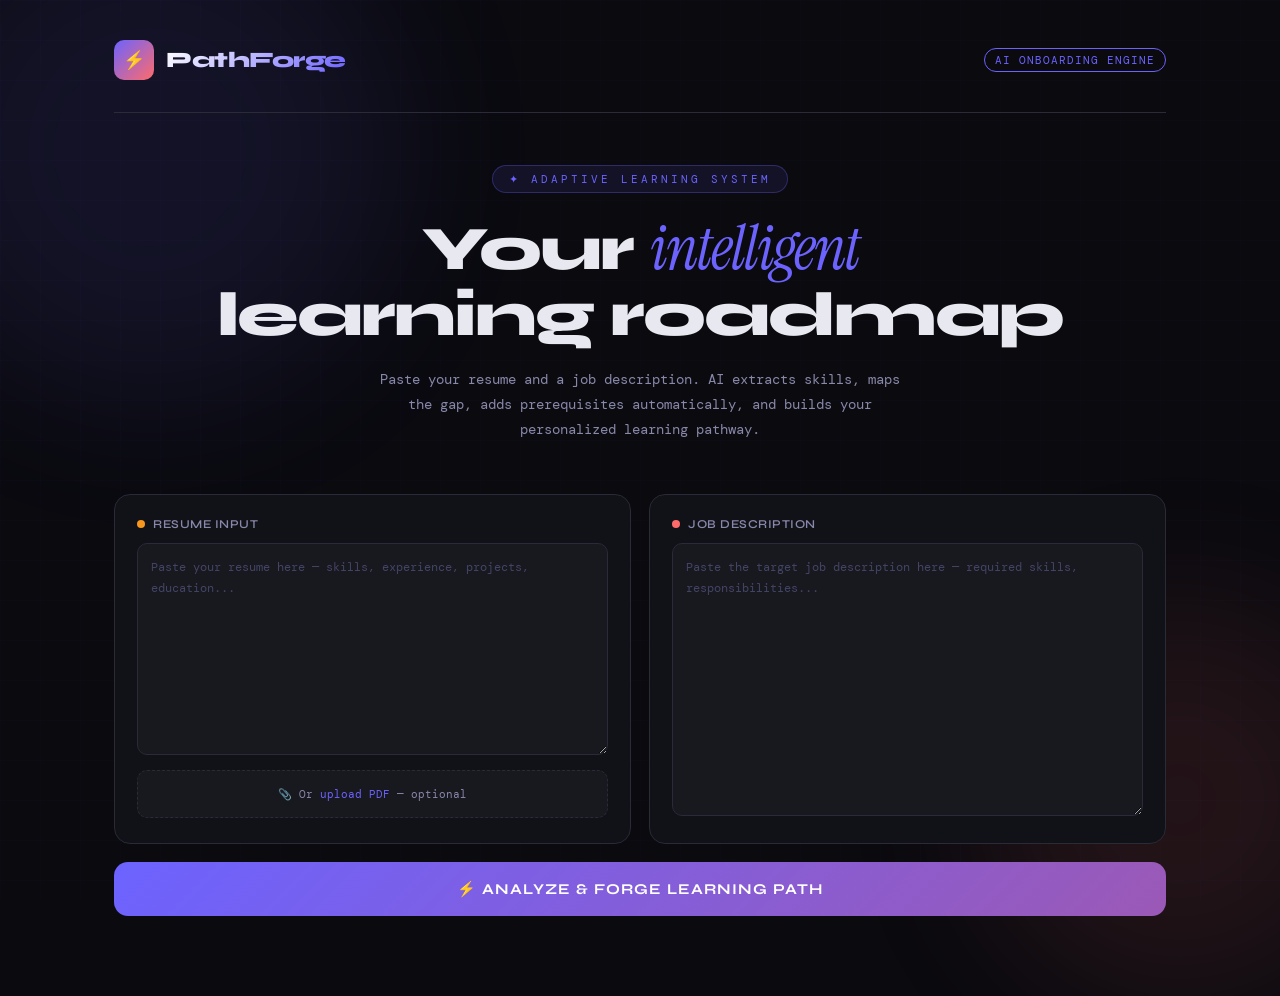
<file: templates/index.html>
<!DOCTYPE html>
<html lang="en">
<head>
<meta charset="UTF-8">
<meta name="viewport" content="width=device-width, initial-scale=1.0">
<title>PathForge — AI Adaptive Learning Engine</title>
<link href="https://fonts.googleapis.com/css2?family=Syne:wght@400;500;600;700;800&family=DM+Mono:ital,wght@0,400;0,500;1,400&family=Instrument+Serif:ital@0;1&display=swap" rel="stylesheet">
<style>
:root {
  --bg:#0a0a0f; --surface:#111118; --surface2:#18181f;
  --border:#2a2a38; --accent:#6c63ff; --accent2:#ff6b6b;
  --accent3:#43e97b; --accent4:#f7971e;
  --text:#e8e8f0; --text2:#8888aa; --text3:#444466;
}
*{margin:0;padding:0;box-sizing:border-box;}
body{background:var(--bg);color:var(--text);font-family:'DM Mono',monospace;min-height:100vh;overflow-x:hidden;}
body::before{content:'';position:fixed;inset:0;background-image:linear-gradient(rgba(108,99,255,.025) 1px,transparent 1px),linear-gradient(90deg,rgba(108,99,255,.025) 1px,transparent 1px);background-size:40px 40px;z-index:0;pointer-events:none;}
.orb{position:fixed;border-radius:50%;filter:blur(80px);opacity:.1;pointer-events:none;z-index:0;animation:floatOrb 20s ease-in-out infinite;}
.orb1{width:500px;height:500px;background:var(--accent);top:-100px;left:-100px;}
.orb2{width:400px;height:400px;background:var(--accent2);bottom:-100px;right:-100px;animation-delay:-7s;}
@keyframes floatOrb{0%,100%{transform:translate(0,0);}50%{transform:translate(20px,-20px);}}
.wrap{position:relative;z-index:1;max-width:1100px;margin:0 auto;padding:0 24px 80px;}
header{padding:40px 0 32px;display:flex;align-items:center;justify-content:space-between;border-bottom:1px solid var(--border);margin-bottom:52px;}
.logo{display:flex;align-items:center;gap:12px;}
.logo-icon{width:40px;height:40px;background:linear-gradient(135deg,var(--accent),var(--accent2));border-radius:10px;display:flex;align-items:center;justify-content:center;font-size:18px;}
.logo-text{font-family:'Syne',sans-serif;font-weight:800;font-size:22px;letter-spacing:-.5px;background:linear-gradient(135deg,#fff 0%,var(--accent) 100%);-webkit-background-clip:text;-webkit-text-fill-color:transparent;}
.badge{font-size:11px;padding:4px 10px;border-radius:20px;border:1px solid var(--accent);color:var(--accent);letter-spacing:1px;text-transform:uppercase;}
.hero{text-align:center;margin-bottom:52px;}
.hero-label{display:inline-block;font-size:11px;letter-spacing:3px;text-transform:uppercase;color:var(--accent);background:rgba(108,99,255,.1);border:1px solid rgba(108,99,255,.3);padding:6px 16px;border-radius:20px;margin-bottom:22px;}
.hero h1{font-family:'Syne',sans-serif;font-size:clamp(34px,5.5vw,62px);font-weight:800;line-height:1.07;letter-spacing:-2px;margin-bottom:18px;}
.hero h1 em{font-family:'Instrument Serif',serif;font-style:italic;font-weight:400;color:var(--accent);}
.hero p{font-size:14px;color:var(--text2);max-width:540px;margin:0 auto;line-height:1.8;}
.input-grid{display:grid;grid-template-columns:1fr 1fr;gap:18px;margin-bottom:18px;}
@media(max-width:680px){.input-grid{grid-template-columns:1fr;}}
.icard{background:var(--surface);border:1px solid var(--border);border-radius:16px;padding:22px;transition:border-color .2s,box-shadow .2s;}
.icard:focus-within{border-color:var(--accent);box-shadow:0 0 0 3px rgba(108,99,255,.1);}
.icard.jd:focus-within{border-color:var(--accent2);box-shadow:0 0 0 3px rgba(255,107,107,.08);}
.clabel{display:flex;align-items:center;gap:8px;font-family:'Syne',sans-serif;font-weight:600;font-size:12px;letter-spacing:.5px;text-transform:uppercase;color:var(--text2);margin-bottom:12px;}
.clabel .dot{width:8px;height:8px;border-radius:50%;}
textarea{width:100%;background:var(--surface2);border:1px solid var(--border);border-radius:10px;padding:13px;color:var(--text);font-family:'DM Mono',monospace;font-size:12px;line-height:1.7;resize:vertical;outline:none;transition:border-color .2s;}
textarea:focus{border-color:var(--accent);}
textarea::placeholder{color:var(--text3);}
.upload-zone{border:1px dashed var(--border);border-radius:10px;padding:16px;text-align:center;cursor:pointer;transition:all .2s;margin-top:10px;background:var(--surface2);}
.upload-zone:hover{border-color:var(--accent);background:rgba(108,99,255,.05);}
.upload-zone input{display:none;}
.upload-zone p{font-size:11px;color:var(--text2);}
.upload-zone span{color:var(--accent);}
.file-tag{display:none;font-size:11px;color:var(--accent3);margin-top:8px;}
.go-btn{width:100%;background:linear-gradient(135deg,var(--accent) 0%,#9b59b6 100%);color:#fff;border:none;padding:18px 32px;border-radius:14px;font-family:'Syne',sans-serif;font-weight:700;font-size:15px;letter-spacing:1px;text-transform:uppercase;cursor:pointer;transition:all .2s;}
.go-btn:hover{transform:translateY(-2px);box-shadow:0 12px 40px rgba(108,99,255,.4);}
.go-btn:disabled{opacity:.5;cursor:not-allowed;transform:none;box-shadow:none;}
.err{display:none;background:rgba(255,107,107,.06);border:1px solid rgba(255,107,107,.25);border-radius:12px;padding:16px 20px;color:var(--accent2);font-size:13px;margin-bottom:16px;}
#loading{display:none;text-align:center;padding:80px 0;}
.spinner{width:52px;height:52px;border:3px solid var(--border);border-top-color:var(--accent);border-radius:50%;animation:spin .8s linear infinite;margin:0 auto 22px;}
@keyframes spin{to{transform:rotate(360deg);}}
.loading-h{font-family:'Syne',sans-serif;font-size:18px;color:var(--text2);margin-bottom:14px;}
.lstep{font-size:12px;color:var(--text3);margin:4px 0;opacity:0;animation:fadeIn .5s ease forwards;}
.lstep:nth-child(1){animation-delay:.4s;}
.lstep:nth-child(2){animation-delay:1.2s;}
.lstep:nth-child(3){animation-delay:2.0s;}
.lstep:nth-child(4){animation-delay:2.8s;}
@keyframes fadeIn{to{opacity:1;color:var(--accent);}}
#results{display:none;}
.sh{font-family:'Syne',sans-serif;font-size:11px;letter-spacing:3px;text-transform:uppercase;color:var(--accent);margin-bottom:18px;display:flex;align-items:center;gap:10px;}
.sh::after{content:'';flex:1;height:1px;background:var(--border);}
.sstrip{display:grid;grid-template-columns:repeat(auto-fit,minmax(155px,1fr));gap:12px;margin-bottom:24px;}
.scard{background:var(--surface);border:1px solid var(--border);border-radius:14px;padding:18px;position:relative;overflow:hidden;}
.scard::before{content:'';position:absolute;top:0;left:0;width:100%;height:3px;}
.scard.g::before{background:var(--accent3);}
.scard.r::before{background:var(--accent2);}
.scard.b::before{background:var(--accent);}
.scard.o::before{background:var(--accent4);}
.scard.p::before{background:#b06cff;}
.slabel{font-size:11px;color:var(--text2);text-transform:uppercase;letter-spacing:1px;margin-bottom:7px;}
.sval{font-family:'Syne',sans-serif;font-size:30px;font-weight:800;line-height:1;margin-bottom:3px;}
.scard.g .sval{color:var(--accent3);}
.scard.r .sval{color:var(--accent2);}
.scard.b .sval{color:var(--accent);}
.scard.o .sval{color:var(--accent4);}
.scard.p .sval{color:#b06cff;}
.ssub{font-size:11px;color:var(--text3);}
.barwrap{background:var(--surface);border:1px solid var(--border);border-radius:14px;padding:22px;margin-bottom:24px;}
.barlabel{display:flex;justify-content:space-between;font-size:13px;color:var(--text2);margin-bottom:11px;}
.bartrack{height:8px;background:var(--surface2);border-radius:4px;overflow:hidden;}
.barfill{height:100%;background:linear-gradient(90deg,var(--accent),var(--accent3));border-radius:4px;width:0;transition:width 1.5s cubic-bezier(.23,1,.32,1);}
.aibox{background:var(--surface);border:1px solid rgba(108,99,255,.3);border-radius:16px;padding:24px;margin-bottom:24px;position:relative;}
.aibox::before{content:'✦ AI Analysis';position:absolute;top:-10px;left:20px;background:var(--bg);padding:0 8px;font-size:11px;color:var(--accent);letter-spacing:1px;text-transform:uppercase;font-family:'Syne',sans-serif;}
.aibox p{font-size:13px;line-height:1.95;color:var(--text2);}
.sgrid{display:grid;grid-template-columns:1fr 1fr;gap:14px;margin-bottom:24px;}
@media(max-width:580px){.sgrid{grid-template-columns:1fr;}}
.spanel{background:var(--surface);border:1px solid var(--border);border-radius:14px;padding:18px;}
.spanel h3{font-family:'Syne',sans-serif;font-size:13px;font-weight:600;margin-bottom:12px;color:var(--text);display:flex;align-items:center;gap:6px;}
.pills{display:flex;flex-wrap:wrap;gap:7px;}
.pill{font-size:11px;padding:4px 11px;border-radius:20px;font-weight:500;}
.pill.m{background:rgba(67,233,123,.1);color:var(--accent3);border:1px solid rgba(67,233,123,.2);}
.pill.x{background:rgba(255,107,107,.1);color:var(--accent2);border:1px solid rgba(255,107,107,.2);}
.pill.n{background:rgba(108,99,255,.1);color:var(--accent);border:1px solid rgba(108,99,255,.2);}
.pill.rs{background:rgba(247,151,30,.1);color:var(--accent4);border:1px solid rgba(247,151,30,.2);}
.empty{font-size:12px;color:var(--text3);}
.roadmap{display:flex;flex-direction:column;margin-bottom:32px;}
.ritem{display:grid;grid-template-columns:56px 1fr;}
.ritem:not(:last-child) .sline::after{content:'';position:absolute;top:48px;left:27px;width:2px;height:calc(100% + 4px);background:var(--border);}
.scol{display:flex;flex-direction:column;align-items:center;padding-top:14px;position:relative;}
.sline{position:relative;}
.snum{width:34px;height:34px;border-radius:50%;display:flex;align-items:center;justify-content:center;font-family:'Syne',sans-serif;font-weight:700;font-size:12px;position:relative;z-index:1;flex-shrink:0;}
.snum.beginner{background:rgba(67,233,123,.15);color:var(--accent3);border:1px solid rgba(67,233,123,.3);}
.snum.intermediate{background:rgba(247,151,30,.15);color:var(--accent4);border:1px solid rgba(247,151,30,.3);}
.snum.advanced{background:rgba(255,107,107,.15);color:var(--accent2);border:1px solid rgba(255,107,107,.3);}
.snum.unknown{background:rgba(108,99,255,.15);color:var(--accent);border:1px solid rgba(108,99,255,.3);}
.sbody{padding:10px 0 22px 18px;}
.shead{display:flex;align-items:center;gap:9px;flex-wrap:wrap;margin-bottom:7px;}
.stitle{font-family:'Syne',sans-serif;font-weight:700;font-size:15px;}
.ltag{font-size:10px;padding:3px 9px;border-radius:10px;text-transform:uppercase;letter-spacing:.5px;font-weight:600;}
.ltag.beginner{background:rgba(67,233,123,.1);color:var(--accent3);}
.ltag.intermediate{background:rgba(247,151,30,.1);color:var(--accent4);}
.ltag.advanced{background:rgba(255,107,107,.1);color:var(--accent2);}
.ltag.unknown{background:rgba(108,99,255,.1);color:var(--accent);}
.scourse{font-size:13px;color:var(--accent);margin-bottom:5px;font-style:italic;}
.sdesc{font-size:12px;color:var(--text2);line-height:1.7;margin-bottom:9px;}
.smeta{display:flex;gap:14px;flex-wrap:wrap;}
.smeta-i{font-size:11px;color:var(--text3);display:flex;align-items:center;gap:4px;}
.smeta-i span{color:var(--text2);}
.plist{display:flex;gap:6px;flex-wrap:wrap;margin-top:7px;}
.pchip{font-size:10px;padding:3px 8px;border-radius:6px;background:rgba(108,99,255,.08);border:1px solid rgba(108,99,255,.15);color:var(--text2);}
table{width:100%;border-collapse:collapse;margin-bottom:30px;font-size:12px;}
th{text-align:left;padding:11px 15px;background:var(--surface2);color:var(--text2);font-weight:500;font-size:11px;text-transform:uppercase;letter-spacing:1px;border-bottom:1px solid var(--border);}
td{padding:11px 15px;border-bottom:1px solid var(--border);color:var(--text);vertical-align:middle;}
tr:hover td{background:var(--surface2);}
.qbar{display:flex;align-items:center;gap:9px;}
.qtrack{flex:1;height:5px;background:var(--surface2);border-radius:3px;overflow:hidden;}
.qfill{height:100%;border-radius:3px;}
.qfill.hi{background:var(--accent3);}
.qfill.md{background:var(--accent4);}
.qfill.lo{background:var(--accent2);}
.rchip{font-size:10px;padding:3px 9px;border-radius:20px;font-weight:500;white-space:nowrap;}
.rchip.go{background:rgba(67,233,123,.1);color:var(--accent3);border:1px solid rgba(67,233,123,.2);}
.rchip.pr{background:rgba(247,151,30,.1);color:var(--accent4);border:1px solid rgba(247,151,30,.2);}
.rchip.rv{background:rgba(255,107,107,.1);color:var(--accent2);border:1px solid rgba(255,107,107,.2);}
details{background:var(--surface);border:1px solid var(--border);border-radius:12px;margin-bottom:28px;overflow:hidden;}
summary{padding:15px 20px;cursor:pointer;font-family:'Syne',sans-serif;font-size:13px;font-weight:600;color:var(--text2);list-style:none;display:flex;align-items:center;gap:9px;user-select:none;transition:color .2s;}
summary:hover{color:var(--text);}
summary::marker,summary::-webkit-details-marker{display:none;}
.sarrow{margin-left:auto;color:var(--text3);transition:transform .2s;}
details[open] .sarrow{transform:rotate(90deg);}
.tinner{padding:0 20px 20px;font-size:12px;color:var(--text2);line-height:1.9;white-space:pre-line;border-top:1px solid var(--border);padding-top:16px;}
.howcard{background:var(--surface);border:1px solid var(--border);border-radius:14px;padding:22px;margin-bottom:28px;}
.howcard h3{font-family:'Syne',sans-serif;font-size:14px;font-weight:700;color:var(--accent);margin-bottom:14px;}
.howcard ul{font-size:12px;color:var(--text2);line-height:2.1;padding-left:18px;}
.reset{display:inline-flex;align-items:center;gap:8px;padding:11px 22px;border:1px solid var(--border);border-radius:10px;background:transparent;color:var(--text2);font-family:'DM Mono',monospace;font-size:12px;cursor:pointer;transition:all .2s;}
.reset:hover{border-color:var(--accent);color:var(--accent);}
</style>
</head>
<body>
<div class="orb orb1"></div>
<div class="orb orb2"></div>
<div class="wrap">

  <header>
    <div class="logo">
      <div class="logo-icon">⚡</div>
      <div class="logo-text">PathForge</div>
    </div>
    <div class="badge">AI Onboarding Engine</div>
  </header>

  <div class="hero">
    <div class="hero-label">✦ Adaptive Learning System</div>
    <h1>Your <em>intelligent</em><br>learning roadmap</h1>
    <p>Paste your resume and a job description. AI extracts skills, maps the gap, adds prerequisites automatically, and builds your personalized learning pathway.</p>
  </div>

  <div id="form-section">
    <div class="input-grid">
      <div class="icard">
        <div class="clabel"><div class="dot" style="background:var(--accent4)"></div>Resume Input</div>
        <textarea id="resume-text" rows="9" placeholder="Paste your resume here — skills, experience, projects, education..."></textarea>
        <div class="upload-zone" onclick="document.getElementById('pdf-input').click()">
          <input type="file" id="pdf-input" accept=".pdf" onchange="onFile(this)">
          <p>📎 Or <span>upload PDF</span> — optional</p>
        </div>
        <div class="file-tag" id="file-tag">✓ <span id="ftag-name"></span></div>
      </div>
      <div class="icard jd">
        <div class="clabel"><div class="dot" style="background:var(--accent2)"></div>Job Description</div>
        <textarea id="jd-text" rows="12" placeholder="Paste the target job description here — required skills, responsibilities..."></textarea>
      </div>
    </div>
    <div class="err" id="err"></div>
    <button class="go-btn" id="go-btn" onclick="run()">⚡ Analyze &amp; Forge Learning Path</button>
  </div>

  <div id="loading">
    <div class="spinner"></div>
    <div class="loading-h">Forging your path…</div>
    <div>
      <div class="lstep">→ Extracting skills from resume</div>
      <div class="lstep">→ Parsing job requirements</div>
      <div class="lstep">→ Running gap analysis + prerequisite expansion</div>
      <div class="lstep">→ Generating AI summary &amp; reasoning trace</div>
    </div>
  </div>

  <div id="results">
    <div class="sh">Performance Metrics</div>
    <div class="sstrip" id="sstrip"></div>
    <div class="barwrap">
      <div class="barlabel"><span>Role Fit Score</span><span id="bar-pct" style="color:var(--accent);font-weight:600">0%</span></div>
      <div class="bartrack"><div class="barfill" id="barfill"></div></div>
    </div>
    <div class="sh">AI Analysis</div>
    <div class="aibox"><p id="ai-text"></p></div>
    <div class="sh">Skill Breakdown</div>
    <div class="sgrid">
      <div class="spanel"><h3>✅ Matched <span id="mc" style="color:var(--accent3)"></span></h3><div class="pills" id="matched-pills"></div></div>
      <div class="spanel"><h3>⚠️ Missing <span id="gc" style="color:var(--accent2)"></span></h3><div class="pills" id="missing-pills"></div></div>
      <div class="spanel"><h3>📋 Your Skills</h3><div class="pills" id="resume-pills"></div></div>
      <div class="spanel"><h3>🎯 Job Requires</h3><div class="pills" id="job-pills"></div></div>
    </div>
    <div class="sh">Adaptive Learning Roadmap</div>
    <div class="roadmap" id="roadmap"></div>
    <div class="sh">Mastery Feedback</div>
    <table>
      <thead><tr><th>Skill</th><th>Level</th><th>Quiz Score</th><th>Recommendation</th></tr></thead>
      <tbody id="mastery-body"></tbody>
    </table>
    <details>
      <summary><span>🔍</span> AI Reasoning Trace <span class="sarrow">▶</span></summary>
      <div class="tinner" id="trace-text"></div>
    </details>
    <div class="howcard">
      <h3>💡 How PathForge Works</h3>
      <ul>
        <li>Claude AI semantically extracts skills from resume and job description — not just keyword matching</li>
        <li>Identifies the gap between your current skills and what the role requires</li>
        <li>Prerequisite expansion: if "machine learning" is missing, Python, NumPy &amp; Pandas are automatically added too</li>
        <li>Topological DFS sort ensures foundational skills always come before advanced ones</li>
        <li>TF-IDF cosine similarity scores how closely each course matches the specific job</li>
        <li>Mastery simulation provides adaptive feedback — know when to push ahead vs revise</li>
      </ul>
    </div>
    <button class="reset" onclick="doReset()">← Analyze Another Resume</button>
  </div>

</div>

<script>
// ── SKILLS DB ────────────────────────────────────────────
const DB=[
  {skill:"python",level:"beginner",prereqs:[],hours:15,type:"course",title:"Python Fundamentals",desc:"Learn Python syntax variables loops functions and beginner problem solving."},
  {skill:"sql",level:"beginner",prereqs:[],hours:12,type:"course",title:"SQL Basics",desc:"Learn SELECT WHERE ORDER BY JOINS and database fundamentals."},
  {skill:"git",level:"beginner",prereqs:[],hours:4,type:"tutorial",title:"Git Essentials",desc:"Learn version control with init add commit push branch and merge."},
  {skill:"github",level:"beginner",prereqs:["git"],hours:3,type:"tutorial",title:"GitHub Basics",desc:"Learn repositories pull requests issues collaboration and remote workflows."},
  {skill:"html",level:"beginner",prereqs:[],hours:6,type:"course",title:"HTML Fundamentals",desc:"Learn semantic HTML forms tables headings links and page structure."},
  {skill:"css",level:"beginner",prereqs:["html"],hours:8,type:"course",title:"CSS Fundamentals",desc:"Learn styling layouts flexbox grid and responsive design."},
  {skill:"javascript",level:"beginner",prereqs:["html","css"],hours:14,type:"course",title:"JavaScript Basics",desc:"Learn DOM events variables arrays functions and ES6 features."},
  {skill:"oop",level:"beginner",prereqs:[],hours:10,type:"course",title:"Object Oriented Programming",desc:"Learn classes objects inheritance polymorphism abstraction and encapsulation."},
  {skill:"api",level:"beginner",prereqs:["python"],hours:6,type:"tutorial",title:"REST API Basics",desc:"Learn API requests JSON endpoints GET POST and integrations."},
  {skill:"flask",level:"intermediate",prereqs:["python"],hours:10,type:"project",title:"Flask Web Development",desc:"Build web apps using routes templates forms and APIs."},
  {skill:"django",level:"intermediate",prereqs:["python"],hours:14,type:"project",title:"Django Web Development",desc:"Learn models views templates authentication and scalable backend."},
  {skill:"numpy",level:"beginner",prereqs:["python"],hours:8,type:"course",title:"NumPy for Data Science",desc:"Learn arrays indexing vectorization math operations and numerical computing."},
  {skill:"pandas",level:"beginner",prereqs:["python"],hours:10,type:"course",title:"Pandas for Data Analysis",desc:"Learn DataFrames cleaning grouping filtering and CSV operations."},
  {skill:"data structures",level:"intermediate",prereqs:["python","c++"],hours:20,type:"course",title:"Data Structures Foundations",desc:"Learn arrays linked lists stacks queues trees heaps and graphs."},
  {skill:"algorithms",level:"intermediate",prereqs:["data structures"],hours:22,type:"course",title:"Algorithms Foundations",desc:"Learn sorting searching recursion greedy graph algorithms and dynamic programming."},
  {skill:"machine learning",level:"intermediate",prereqs:["python","numpy","pandas"],hours:25,type:"course",title:"Machine Learning Fundamentals",desc:"Learn supervised learning regression classification model evaluation and feature engineering."},
  {skill:"deep learning",level:"advanced",prereqs:["machine learning"],hours:30,type:"course",title:"Deep Learning Essentials",desc:"Learn neural networks backpropagation CNNs and deep learning workflows."},
  {skill:"nlp",level:"advanced",prereqs:["python","machine learning"],hours:20,type:"course",title:"NLP Fundamentals",desc:"Learn tokenization text preprocessing embeddings and text classification."},
  {skill:"tensorflow",level:"advanced",prereqs:["python","deep learning"],hours:18,type:"project",title:"TensorFlow Essentials",desc:"Build and train neural network models using TensorFlow."},
  {skill:"pytorch",level:"advanced",prereqs:["python","deep learning"],hours:18,type:"project",title:"PyTorch Essentials",desc:"Learn tensors datasets training loops and deep learning experimentation."},
  {skill:"java",level:"beginner",prereqs:[],hours:16,type:"course",title:"Java Fundamentals",desc:"Learn Java syntax OOP collections and exception handling."},
  {skill:"kotlin",level:"beginner",prereqs:[],hours:18,type:"course",title:"Kotlin Fundamentals",desc:"Learn Kotlin syntax null safety functions classes and Android basics."},
  {skill:"android development",level:"intermediate",prereqs:["kotlin"],hours:20,type:"project",title:"Android Development Basics",desc:"Understand app lifecycle UI components navigation and app structure."},
  {skill:"jetpack compose",level:"intermediate",prereqs:["kotlin","android development"],hours:15,type:"project",title:"Jetpack Compose UI",desc:"Build modern Android UIs using composables state and layouts."},
  {skill:"firebase",level:"intermediate",prereqs:["kotlin","android development"],hours:12,type:"project",title:"Firebase for Apps",desc:"Learn authentication Firestore and backend support for apps."},
  {skill:"react",level:"intermediate",prereqs:["javascript"],hours:18,type:"project",title:"React Fundamentals",desc:"Learn components props state hooks and frontend architecture."},
  {skill:"c++",level:"beginner",prereqs:[],hours:18,type:"course",title:"C++ Fundamentals",desc:"Learn C++ syntax STL OOP and problem solving."},
  {skill:"mysql",level:"beginner",prereqs:["sql"],hours:8,type:"course",title:"MySQL Basics",desc:"Learn schema design CRUD joins and relational database use cases."},
  {skill:"mongodb",level:"beginner",prereqs:[],hours:10,type:"course",title:"MongoDB Basics",desc:"Learn NoSQL collections documents CRUD and schema flexibility."}
];
const SKILLS=DB.map(d=>d.skill);
const SYN={"ml":"machine learning","dl":"deep learning","natural language processing":"nlp","rest api":"api","rest apis":"api","apis":"api","github version control":"github","android":"android development","compose":"jetpack compose","js":"javascript","node.js":"javascript","nodejs":"javascript","dbms":"sql","node":"javascript"};

function norm(t){t=t.toLowerCase();for(const[k,v]of Object.entries(SYN))t=t.replaceAll(k,v);return t;}
function extractSkills(text){const n=norm(text),f=new Set();for(const s of SKILLS)if(n.includes(s))f.add(s);return f;}
function info(s){return DB.find(d=>d.skill===s)||null;}
function prereqs(s){return info(s)?.prereqs||[];}
function expandPrereqs(missing,known){
  const all=new Set(missing);
  function add(s){for(const p of prereqs(s)){if(!known.has(p)&&!all.has(p)){all.add(p);add(p);}}}
  for(const s of[...missing])add(s);return all;
}
function buildPath(target,known){
  const exp=expandPrereqs(target,known),vis=new Set(),out=[];
  function dfs(s){if(vis.has(s))return;vis.add(s);for(const p of prereqs(s))if(exp.has(p)&&!known.has(p))dfs(p);if(!known.has(s))out.push(s);}
  for(const s of exp)dfs(s);
  const u=[],seen=new Set();for(const s of out)if(!seen.has(s)){seen.add(s);u.push(s);}return u;
}
function matchScore(j,r){if(!j.size)return 100;let m=0;for(const s of j)if(r.has(s))m++;return Math.round(m/j.size*10000)/100;}
function totalHours(p){return p.reduce((s,sk)=>{const i=info(sk);return s+(i?i.hours:0);},0);}
function depScore(p,k){
  if(!p.length)return 100;const done=new Set(k);let v=0;
  for(const s of p){if(prereqs(s).every(pr=>done.has(pr)))v++;done.add(s);}
  return Math.round(v/p.length*10000)/100;
}
function tfidf(a,b){
  const tok=t=>t.toLowerCase().match(/\b[a-z]{3,}\b/g)||[];
  const sw=new Set(['the','and','for','are','was','has','can','with','from','this','that','all','use','learn','build','you']);
  const cl=t=>tok(t).filter(w=>!sw.has(w));
  const ta=cl(a),tb=cl(b),vocab=[...new Set([...ta,...tb])];
  const tf=(ts,w)=>ts.filter(t=>t===w).length/(ts.length||1);
  const idf=w=>Math.log(3/([ta,tb].filter(ts=>ts.includes(w)).length+1)+1);
  const vec=ts=>vocab.map(w=>tf(ts,w)*idf(w));
  const dot=(a,b)=>a.reduce((s,v,i)=>s+v*b[i],0);
  const mag=a=>Math.sqrt(a.reduce((s,v)=>s+v*v,0));
  const v1=vec(ta),v2=vec(tb),m=mag(v1)*mag(v2);
  return m===0?0:Math.round(dot(v1,v2)/m*10000)/100;
}
function mastery(path){
  return path.map(s=>{const i=info(s);const lvl=i?.level||'beginner';
    const sc=lvl==='beginner'?78:lvl==='intermediate'?62:48;
    const rec=sc>=70?'go':sc>=50?'pr':'rv';
    const txt=sc>=70?'Ready to progress':sc>=50?'More practice needed':'Revise fundamentals first';
    return{skill:s,level:lvl,score:sc,rec,txt};});
}

// PDF reader
function onFile(inp){const f=inp.files[0];if(f){document.getElementById('file-tag').style.display='block';document.getElementById('ftag-name').textContent=f.name;}}
async function readPDF(file){
  return new Promise(res=>{
    const r=new FileReader();
    r.onload=e=>{
      try{
        const bytes=new Uint8Array(e.target.result),dec=new TextDecoder('latin1'),raw=dec.decode(bytes);
        let txt='';
        for(const m of raw.matchAll(/BT([\s\S]*?)ET/g)){
          for(const sm of m[1].matchAll(/\(((?:[^()\\]|\\.)*)\)\s*T[jJ]/g))txt+=sm[1].replace(/\\n/g,'\n').replace(/\\\(/g,'(').replace(/\\\)/g,')')+' ';
          for(const am of m[1].matchAll(/\[([\s\S]*?)\]\s*TJ/g))for(const pm of am[1].matchAll(/\(((?:[^()\\]|\\.)*)\)/g))txt+=pm[1]+' ';
        }
        res(txt||raw.replace(/[^\x20-\x7e\n]/g,' '));
      }catch{res('');}
    };
    r.readAsArrayBuffer(file);
  });
}

// Claude API call — works in Claude.ai artifact environment
async function claude(prompt){
  const res=await fetch("https://api.anthropic.com/v1/messages",{
    method:"POST",
    headers:{"Content-Type":"application/json"},
    body:JSON.stringify({model:"claude-sonnet-4-20250514",max_tokens:1000,messages:[{role:"user",content:prompt}]})
  });
  if(!res.ok)throw new Error(`API ${res.status}`);
  const d=await res.json();
  return d.content?.[0]?.text||'';
}

// Local fallback summary
function localSummary(resumeSkills,jobSkills,matched,missing,path,score,hours){
  const ms=[...missing].slice(0,4).join(', ');
  return `Your profile matches ${score}% of the detected role requirements, with ${matched.size} of ${jobSkills.size} required skills already in your toolkit. ${missing.size>0?`The primary gaps are: ${ms}${missing.size>4?' and '+( missing.size-4)+' more':''}. These are core to this role and worth prioritising first.`:'Impressively, you satisfy all detected job skill requirements.'} ${path.length>0?`Your personalised roadmap covers ${path.length} learning modules totalling approximately ${hours} hours — starting from foundational prerequisites and building systematically toward the most advanced skills required.`:''}`;
}
function localTrace(resumeSkills,jobSkills,missing,path,dep){
  const extra=path.length-missing.size;
  return `1. Skill extraction: normalised both texts and matched against a catalog of ${DB.length} known skills using substring + synonym mapping.\n2. Gap detection: set difference identified ${missing.size} direct skill gap(s) — skills required by the job but absent from the resume.\n3. Prerequisite expansion: recursively traced the dependency graph, adding ${extra>0?extra+' prerequisite skill(s) the user must learn first':' no additional prerequisites (none needed)'}.\n4. Topological sort: a depth-first DFS on the dependency DAG ordered the roadmap so every prerequisite always appears before the skill that requires it.\n5. Deduplication: skills appearing as both a direct gap and a transitive prerequisite of another gap are included only once, in their correct topological position.\n6. Path integrity validated: dependency satisfaction score = ${dep}% (all steps have their prerequisites fulfilled in order).`;
}

// Main
async function run(){
  const jdText=document.getElementById('jd-text').value.trim();
  const errEl=document.getElementById('err');
  if(!jdText){errEl.textContent='⚠ Please paste a job description to continue.';errEl.style.display='block';return;}
  errEl.style.display='none';
  let resumeText=document.getElementById('resume-text').value.trim();
  const pdfFile=document.getElementById('pdf-input').files[0];
  if(pdfFile)resumeText+=' '+(await readPDF(pdfFile));
  document.getElementById('form-section').style.display='none';
  document.getElementById('loading').style.display='block';
  document.getElementById('go-btn').disabled=true;

  try{
    const resumeSkills=extractSkills(resumeText);
    const jobSkills=extractSkills(jdText);
    const matched=new Set([...resumeSkills].filter(s=>jobSkills.has(s)));
    const missing=new Set([...jobSkills].filter(s=>!resumeSkills.has(s)));
    const path=buildPath(missing,resumeSkills);
    const score=matchScore(jobSkills,resumeSkills);
    const hours=totalHours(path);
    const dep=depScore(path,resumeSkills);
    const mas=mastery(path);
    const roadmapItems=path.map((s,i)=>{
      const inf=info(s);
      return{step:i+1,skill:s,level:inf?.level||'unknown',hours:inf?.hours||0,
        type:inf?.type||'resource',title:inf?.title||`Learn ${s}`,
        desc:inf?.desc||`Study ${s} fundamentals.`,prereqs:prereqs(s),
        rel:inf?tfidf(inf.desc,jdText):0};
    });

    // Try Claude API for richer summaries, fall back gracefully
    let aiSummary=localSummary(resumeSkills,jobSkills,matched,missing,path,score,hours);
    let traceText=localTrace(resumeSkills,jobSkills,missing,path,dep);
    try{
      const [a,t]=await Promise.all([
        claude(`You are an expert career advisor.
Resume skills: ${[...resumeSkills].join(', ')||'none'}
Job skills: ${[...jobSkills].join(', ')||'none'}
Matched: ${[...matched].join(', ')||'none'}
Missing: ${[...missing].join(', ')||'none'}
Roadmap: ${path.join(' → ')||'none needed'}
Match score: ${score}%, Total hours: ${hours}h

Write a 3-4 sentence professional analysis: current fit, key gaps and why they matter, one motivating forward-looking insight. Flowing prose only, no bullets.`),

        claude(`Document a reasoning trace for this adaptive learning engine.
Job skills detected: ${[...jobSkills].join(', ')||'none'}
Resume skills: ${[...resumeSkills].join(', ')||'none'}
Direct gaps: ${[...missing].join(', ')||'none'}
Final roadmap after prerequisite expansion: ${path.join(' → ')||'none'}

Write 5-6 numbered steps explaining how skills were matched, why prerequisites were auto-added, and how dependency ordering was determined. Technical but readable.`)
      ]);
      if(a)aiSummary=a;
      if(t)traceText=t;
    }catch(_){}

    document.getElementById('loading').style.display='none';
    render({resumeSkills,jobSkills,matched,missing,roadmapItems,score,hours,dep,mas,aiSummary,traceText,path});
  }catch(err){
    document.getElementById('loading').style.display='none';
    document.getElementById('form-section').style.display='block';
    document.getElementById('go-btn').disabled=false;
    errEl.textContent='⚠ '+err.message;
    errEl.style.display='block';
  }
}

function cap(s){return s?s[0].toUpperCase()+s.slice(1):s;}
function pills(set,cls){return set.size?[...set].map(s=>`<span class="pill ${cls}">${s}</span>`).join(''):`<span class="empty">None detected</span>`;}

function render({resumeSkills,jobSkills,matched,missing,roadmapItems,score,hours,dep,mas,aiSummary,traceText,path}){
  document.getElementById('sstrip').innerHTML=`
    <div class="scard g"><div class="slabel">Match Score</div><div class="sval">${score}%</div><div class="ssub">of job skills matched</div></div>
    <div class="scard r"><div class="slabel">Skill Gaps</div><div class="sval">${missing.size}</div><div class="ssub">skills to acquire</div></div>
    <div class="scard o"><div class="slabel">Learning Hours</div><div class="sval">${hours}h</div><div class="ssub">estimated total</div></div>
    <div class="scard b"><div class="slabel">Dependency Score</div><div class="sval">${dep}%</div><div class="ssub">path integrity</div></div>
    <div class="scard p"><div class="slabel">Roadmap Steps</div><div class="sval">${path.length}</div><div class="ssub">learning modules</div></div>`;
  setTimeout(()=>{document.getElementById('barfill').style.width=score+'%';document.getElementById('bar-pct').textContent=score+'%';},100);
  document.getElementById('ai-text').textContent=aiSummary;
  document.getElementById('mc').textContent=`(${matched.size})`;
  document.getElementById('gc').textContent=`(${missing.size})`;
  document.getElementById('matched-pills').innerHTML=pills(matched,'m');
  document.getElementById('missing-pills').innerHTML=pills(missing,'x');
  document.getElementById('resume-pills').innerHTML=pills(resumeSkills,'rs');
  document.getElementById('job-pills').innerHTML=pills(jobSkills,'n');
  const rm=document.getElementById('roadmap');
  if(!roadmapItems.length){rm.innerHTML='<div style="padding:28px;text-align:center;color:var(--accent3);font-family:\'Syne\',sans-serif;font-size:18px">🎉 You already satisfy all detected job requirements!</div>';}
  else{rm.innerHTML=roadmapItems.map(it=>`
    <div class="ritem">
      <div class="scol sline"><div class="snum ${it.level}">${it.step}</div></div>
      <div class="sbody">
        <div class="shead"><span class="stitle">${cap(it.skill)}</span><span class="ltag ${it.level}">${it.level}</span></div>
        <div class="scourse">${it.title}</div>
        <div class="sdesc">${it.desc}</div>
        <div class="smeta">
          <div class="smeta-i">⏱ <span>${it.hours}h</span></div>
          <div class="smeta-i">📚 <span>${it.type}</span></div>
          <div class="smeta-i">🎯 Relevance: <span>${it.rel}%</span></div>
        </div>
        ${it.prereqs.length?`<div class="plist">${it.prereqs.map(p=>`<span class="pchip">← ${p}</span>`).join('')}</div>`:''}
      </div>
    </div>`).join('');}
  document.getElementById('mastery-body').innerHTML=mas.map(m=>{
    const bc=m.score>=70?'hi':m.score>=50?'md':'lo';
    return `<tr>
      <td style="font-weight:500">${cap(m.skill)}</td>
      <td><span class="ltag ${m.level}">${m.level}</span></td>
      <td><div class="qbar"><div class="qtrack"><div class="qfill ${bc}" style="width:${m.score}%"></div></div><span style="color:var(--text2);font-size:11px;min-width:30px">${m.score}%</span></div></td>
      <td><span class="rchip ${m.rec}">${m.txt}</span></td></tr>`;
  }).join('');
  document.getElementById('trace-text').textContent=traceText;
  document.getElementById('results').style.display='block';
  window.scrollTo({top:0,behavior:'smooth'});
}

function doReset(){
  document.getElementById('results').style.display='none';
  document.getElementById('form-section').style.display='block';
  document.getElementById('go-btn').disabled=false;
  document.getElementById('barfill').style.width='0%';
  window.scrollTo({top:0,behavior:'smooth'});
}
</script>
</body>
</html>
</file>
